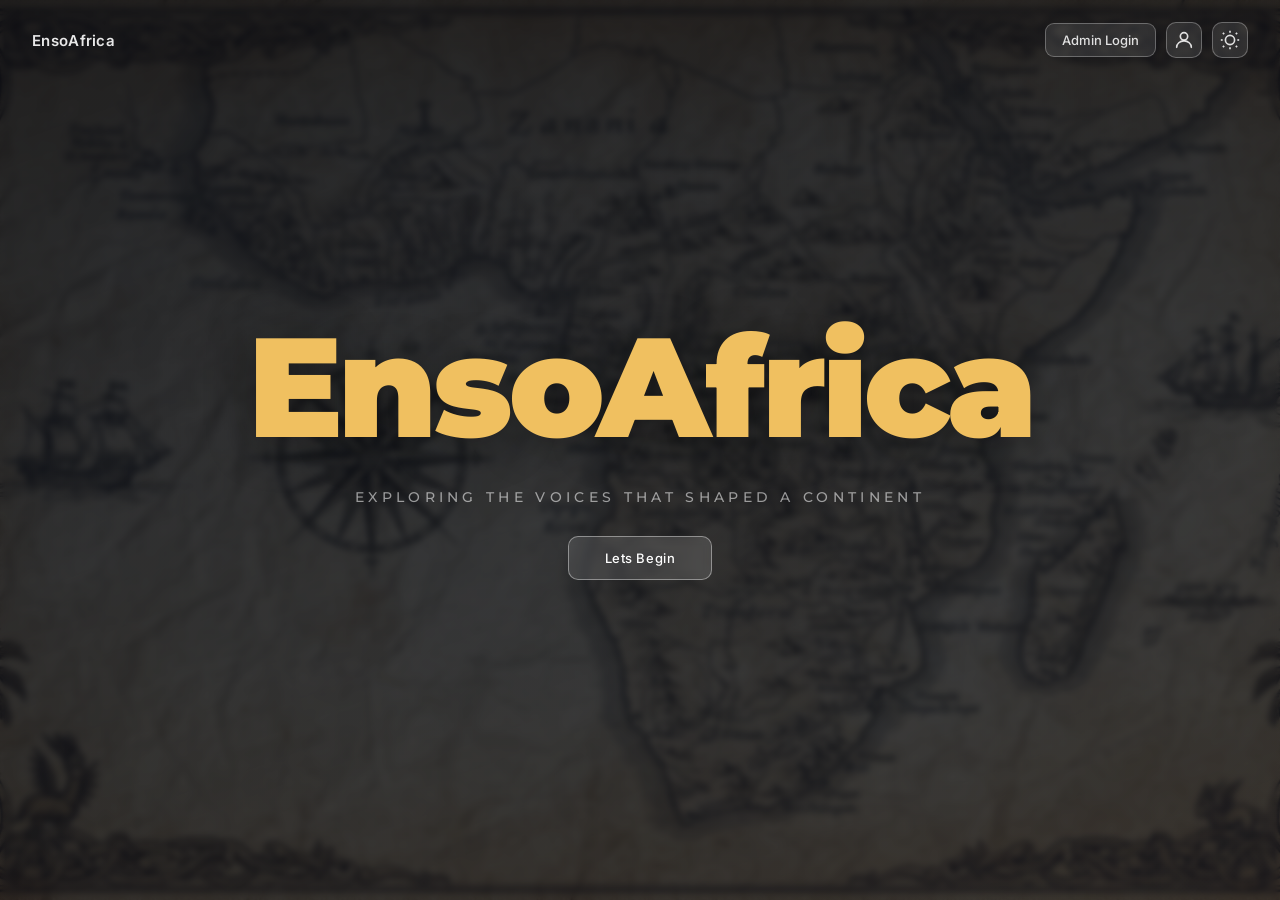
<file: index.html>
<!doctype html>
<html lang="en">
  <head>
    <meta charset="UTF-8" />
    <meta name="viewport" content="width=device-width, initial-scale=1.0" />
    <title>EnsoAfrica</title>
    <link
      href="https://fonts.googleapis.com/css2?family=Montserrat:wght@400;500;700;800;900&family=Inter:wght@300;400;500&display=swap"
      rel="stylesheet"
    />
    <link rel="stylesheet" href="styles/style.css" />
  </head>
  <body>
    <div class="hero">
      <!-- Navbar -->
      <nav class="navbar">
        <div class="nav-logo">EnsoAfrica</div>
        <div class="nav-right">
          <button class="admin-login">Admin Login</button>
          <button class="icon-btn" aria-label="User profile">
            <svg
              xmlns="http://www.w3.org/2000/svg"
              width="22"
              height="22"
              fill="none"
              viewBox="0 0 24 24"
              stroke="currentColor"
              stroke-width="1.8"
            >
              <circle cx="12" cy="8" r="4" />
              <path stroke-linecap="round" d="M4 20c0-4 3.582-7 8-7s8 3 8 7" />
            </svg>
          </button>
          <button class="icon-btn" id="themeToggle" aria-label="Toggle theme">
            <svg
              xmlns="http://www.w3.org/2000/svg"
              width="22"
              height="22"
              fill="none"
              viewBox="0 0 24 24"
              stroke="currentColor"
              stroke-width="1.8"
            >
              <circle cx="12" cy="12" r="5" />
              <line x1="12" y1="2" x2="12" y2="4" />
              <line x1="12" y1="20" x2="12" y2="22" />
              <line x1="4.22" y1="4.22" x2="5.64" y2="5.64" />
              <line x1="18.36" y1="18.36" x2="19.78" y2="19.78" />
              <line x1="2" y1="12" x2="4" y2="12" />
              <line x1="20" y1="12" x2="22" y2="12" />
              <line x1="4.22" y1="19.78" x2="5.64" y2="18.36" />
              <line x1="18.36" y1="5.64" x2="19.78" y2="4.22" />
            </svg>
          </button>
        </div>
      </nav>

      <!-- Hero Content -->
      <div class="hero-content">
        <h1 class="hero-title">EnsoAfrica</h1>
        <p class="hero-sub">Exploring the voices that shaped a continent</p>
        <a href="html/dashboard.html" class="cta-btn">Lets Begin</a>
      </div>
    </div>

    <script src="scripts/theme.js"></script>
    <script src="scripts/index.js"></script>
  </body>
</html>
</file>
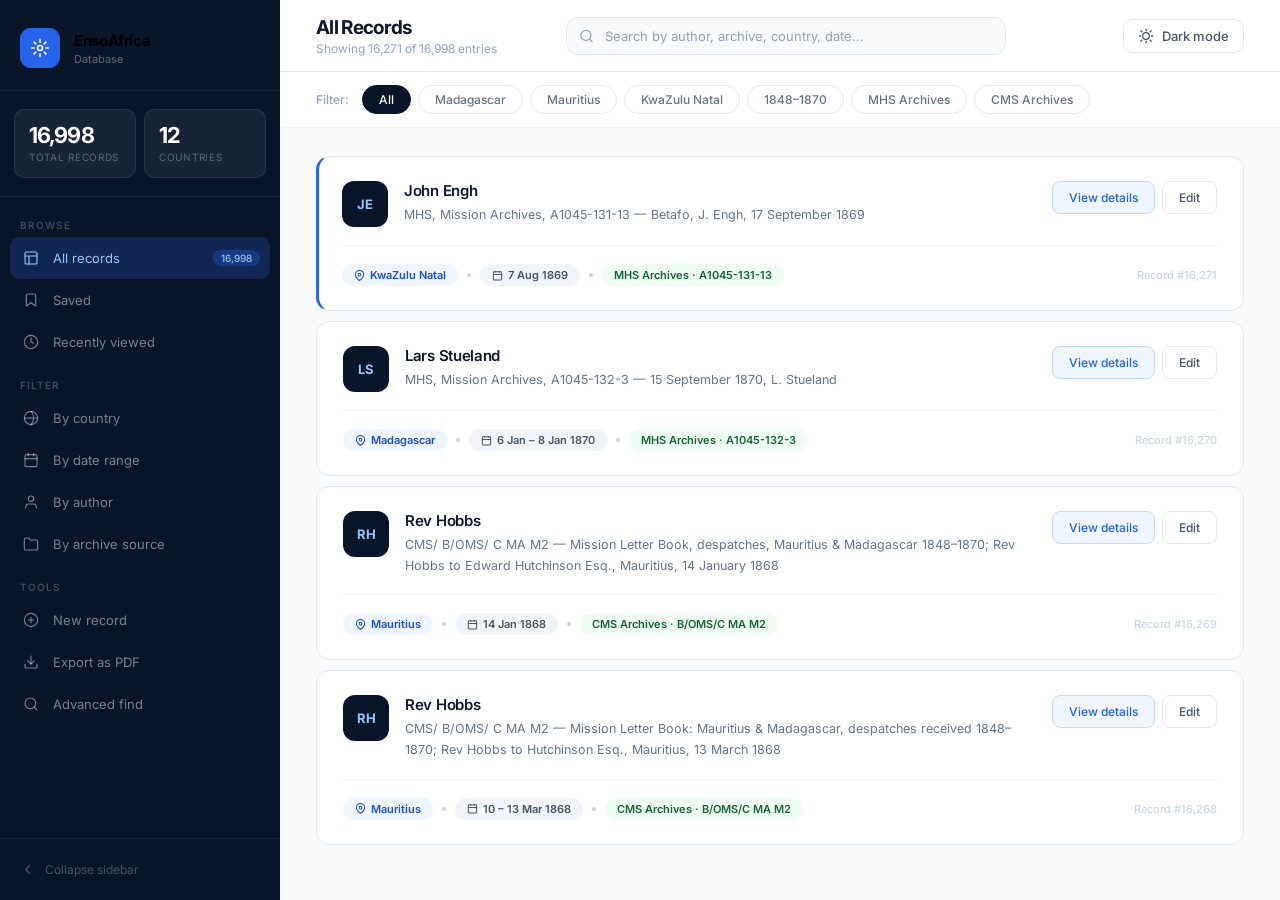
<file: html/dashboard.html>
<!doctype html>
<html lang="en">
  <head>
    <meta charset="UTF-8" />
    <meta name="viewport" content="width=device-width, initial-scale=1.0" />
    <title>EnsoAfrica — Dashboard</title>
    <link
      href="https://fonts.googleapis.com/css2?family=Inter:wght@300;400;500;600;700&display=swap"
      rel="stylesheet"
    />
    <style>
      *,
      *::before,
      *::after {
        box-sizing: border-box;
        margin: 0;
        padding: 0;
      }
      :root {
        --navy: #0a1628;
        --navy2: #112240;
        --navy3: #1a3357;
        --blue: #2563eb;
        --blue2: #3b82f6;
        --blue3: #dbeafe;
        --blue4: #eff6ff;
        --white: #ffffff;
        --g50: #f8fafc;
        --g100: #f1f5f9;
        --g200: #e2e8f0;
        --g300: #cbd5e1;
        --g400: #94a3b8;
        --g500: #64748b;
        --g600: #475569;
        --g700: #334155;
        --ink: #0f172a;
        --green-bg: #f0fdf4;
        --green-tx: #166534;
        --font: "Inter", system-ui, sans-serif;
      }

      /* ── Dark mode overrides ── */
      html[data-theme="dark"] {
        --white: #1e293b;
        --g50: #0f172a;
        --g100: #1e293b;
        --g200: #334155;
        --g300: #475569;
        --g400: #64748b;
        --g500: #94a3b8;
        --g600: #cbd5e1;
        --g700: #e2e8f0;
        --ink: #f1f5f9;
        --blue4: #1e3a5f;
        --green-bg: #052e16;
        --green-tx: #4ade80;
      }

      html,
      body {
        height: 100%;
        overflow: hidden;
      }

      .shell {
        display: flex;
        width: 100vw;
        height: 100vh;
        font-family: var(--font);
        background: var(--g50);
      }

      /* ── SIDEBAR ── */
      .side {
        width: 280px;
        min-width: 280px;
        background: var(--navy);
        display: flex;
        flex-direction: column;
      }
      .s-top {
        padding: 28px 20px 22px;
        border-bottom: 1px solid rgba(255, 255, 255, 0.07);
        display: flex;
        align-items: center;
        gap: 14px;
      }
      .s-mark {
        width: 40px;
        height: 40px;
        min-width: 40px;
        background: var(--blue);
        border-radius: 11px;
        display: flex;
        align-items: center;
        justify-content: center;
      }
      .s-mark svg {
        width: 20px;
        height: 20px;
        stroke: #fff;
        fill: none;
        stroke-width: 2;
        stroke-linecap: round;
        stroke-linejoin: round;
      }
      .s-name {
        font-size: 15px;
        font-weight: 700;
        color: #fff;
        letter-spacing: -0.025em;
      }
      .s-name-link {
        color: inherit;
        text-decoration: none;
      }
      .s-name-link:visited,
      .s-name-link:hover,
      .s-name-link:active {
        color: #fff;
      }
      .s-name-link:hover {
        text-decoration: underline;
        text-underline-offset: 3px;
      }
      .s-sub {
        font-size: 11px;
        color: rgba(255, 255, 255, 0.35);
        margin-top: 2px;
      }

      .s-kpi {
        display: flex;
        gap: 8px;
        padding: 18px 14px;
        border-bottom: 1px solid rgba(255, 255, 255, 0.06);
      }
      .kpi {
        flex: 1;
        background: rgba(255, 255, 255, 0.06);
        border: 1px solid rgba(255, 255, 255, 0.08);
        border-radius: 10px;
        padding: 14px;
      }
      .kpi-n {
        font-size: 22px;
        font-weight: 700;
        color: #fff;
        letter-spacing: -0.04em;
        line-height: 1;
      }
      .kpi-l {
        font-size: 10px;
        color: rgba(255, 255, 255, 0.3);
        margin-top: 5px;
        text-transform: uppercase;
        letter-spacing: 0.07em;
      }

      .s-nav {
        padding: 14px 10px;
        flex: 1;
        overflow-y: auto;
      }
      .grp {
        margin-bottom: 8px;
      }
      .grp-lbl {
        font-size: 10px;
        font-weight: 600;
        color: rgba(255, 255, 255, 0.22);
        text-transform: uppercase;
        letter-spacing: 0.09em;
        padding: 8px 10px 6px;
      }
      .ni {
        display: flex;
        align-items: center;
        gap: 11px;
        padding: 10px 10px;
        border-radius: 9px;
        background: none;
        border: none;
        width: 100%;
        text-align: left;
        color: rgba(255, 255, 255, 0.45);
        font-size: 13px;
        font-weight: 400;
        font-family: var(--font);
        cursor: pointer;
      }
      .ni:hover {
        background: rgba(255, 255, 255, 0.08);
        color: rgba(255, 255, 255, 0.85);
      }
      .ni.on {
        background: rgba(37, 99, 235, 0.22);
        color: #93c5fd;
      }
      .ni-i {
        width: 22px;
        height: 22px;
        min-width: 22px;
        display: flex;
        align-items: center;
        justify-content: center;
      }
      .ni-i svg {
        width: 16px;
        height: 16px;
        stroke: currentColor;
        fill: none;
        stroke-width: 1.7;
        stroke-linecap: round;
        stroke-linejoin: round;
      }
      .ni-l {
        flex: 1;
        font-size: 13px;
      }
      .bdg {
        font-size: 10px;
        font-weight: 500;
        background: rgba(255, 255, 255, 0.1);
        color: rgba(255, 255, 255, 0.35);
        padding: 2px 8px;
        border-radius: 20px;
      }
      .ni.on .bdg {
        background: rgba(37, 99, 235, 0.3);
        color: #93c5fd;
      }

      .s-bot {
        padding: 14px 10px;
        border-top: 1px solid rgba(255, 255, 255, 0.06);
      }
      .tog {
        display: flex;
        align-items: center;
        gap: 10px;
        padding: 9px 10px;
        border-radius: 9px;
        border: none;
        background: none;
        cursor: pointer;
        color: rgba(255, 255, 255, 0.25);
        font-size: 12px;
        font-family: var(--font);
        width: 100%;
      }
      .tog:hover {
        background: rgba(255, 255, 255, 0.07);
        color: rgba(255, 255, 255, 0.55);
      }
      .tog svg {
        width: 15px;
        height: 15px;
        stroke: currentColor;
        fill: none;
        stroke-width: 2;
        stroke-linecap: round;
      }

      /* ── MAIN ── */
      .main {
        flex: 1;
        display: flex;
        flex-direction: column;
        min-width: 0;
      }

      .topbar {
        background: var(--white);
        border-bottom: 1px solid var(--g200);
        padding: 0 36px;
        display: flex;
        align-items: center;
        gap: 20px;
        height: 72px;
        flex-shrink: 0;
      }
      .tb-title {
        font-size: 19px;
        font-weight: 700;
        color: var(--ink);
        letter-spacing: -0.035em;
      }
      .tb-sub {
        font-size: 12px;
        color: var(--g400);
        margin-top: 2px;
      }

      .sb {
        flex: 1;
        max-width: 440px;
        margin: 0 auto;
        position: relative;
      }
      .sb input {
        width: 100%;
        padding: 10px 14px 10px 38px;
        border: 1.5px solid var(--g200);
        border-radius: 12px;
        font-size: 13px;
        background: var(--g50);
        color: var(--ink);
        outline: none;
        font-family: var(--font);
      }
      .sb input:focus {
        border-color: var(--blue);
        background: var(--white);
      }
      .sb input::placeholder {
        color: var(--g400);
      }
      .sb svg {
        position: absolute;
        left: 13px;
        top: 50%;
        transform: translateY(-50%);
        width: 15px;
        height: 15px;
        stroke: var(--g400);
        fill: none;
        stroke-width: 2;
        stroke-linecap: round;
      }

      .tb-btns {
        display: flex;
        gap: 8px;
        margin-left: auto;
      }
      .tbtn {
        padding: 9px 18px;
        border-radius: 9px;
        font-size: 13px;
        font-weight: 500;
        cursor: pointer;
        border: 1.5px solid var(--g200);
        background: var(--white);
        color: var(--g600);
        font-family: var(--font);
      }
      .tbtn.p {
        background: var(--navy);
        color: #fff;
        border-color: var(--navy);
      }

      .fbar {
        background: var(--white);
        border-bottom: 1px solid var(--g100);
        padding: 13px 36px;
        display: flex;
        align-items: center;
        gap: 7px;
        flex-shrink: 0;
        flex-wrap: wrap;
      }
      .f-lbl {
        font-size: 12px;
        color: var(--g400);
        font-weight: 500;
        margin-right: 6px;
      }
      .chip {
        padding: 6px 16px;
        border-radius: 20px;
        font-size: 12px;
        font-weight: 500;
        cursor: pointer;
        border: 1.5px solid var(--g200);
        background: none;
        color: var(--g500);
        font-family: var(--font);
      }
      .chip.on {
        background: var(--navy);
        color: #fff;
        border-color: var(--navy);
      }

      .records {
        padding: 28px 36px;
        display: flex;
        flex-direction: column;
        gap: 10px;
        overflow-y: auto;
        flex: 1;
        background: var(--g50);
      }

      .rc {
        background: var(--white);
        border: 1.5px solid var(--g200);
        border-radius: 14px;
        padding: 24px 26px;
      }
      .rc.pin {
        border-left: 3px solid var(--blue);
        padding-left: 23px;
      }

      .rc-top {
        display: flex;
        align-items: flex-start;
        gap: 16px;
        margin-bottom: 18px;
      }
      .av {
        width: 46px;
        height: 46px;
        min-width: 46px;
        border-radius: 12px;
        background: var(--navy);
        display: flex;
        align-items: center;
        justify-content: center;
        font-size: 13px;
        font-weight: 700;
        color: #93c5fd;
      }
      .rc-info {
        flex: 1;
        min-width: 0;
      }
      .rc-name {
        font-size: 15px;
        font-weight: 600;
        color: var(--ink);
        letter-spacing: -0.02em;
      }
      .rc-ref {
        font-size: 12.5px;
        color: var(--g500);
        line-height: 1.65;
        margin-top: 5px;
      }
      .rc-ctrls {
        display: flex;
        gap: 7px;
      }
      .sm {
        padding: 8px 16px;
        border-radius: 8px;
        font-size: 12px;
        font-weight: 500;
        cursor: pointer;
        border: 1.5px solid var(--g200);
        background: var(--white);
        color: var(--g600);
        font-family: var(--font);
      }
      .sm.b {
        background: var(--blue4);
        color: var(--blue);
        border-color: #bfdbfe;
      }

      .rc-foot {
        display: flex;
        align-items: center;
        gap: 9px;
        padding-top: 18px;
        border-top: 1px solid var(--g100);
        flex-wrap: wrap;
      }
      .tag {
        display: inline-flex;
        align-items: center;
        gap: 5px;
        font-size: 11px;
        font-weight: 600;
        padding: 4px 12px;
        border-radius: 20px;
      }
      .tag svg {
        width: 11px;
        height: 11px;
        stroke: currentColor;
        fill: none;
        stroke-width: 2.2;
      }
      .t-loc {
        background: var(--blue4);
        color: #1d4ed8;
      }
      .t-date {
        background: var(--g100);
        color: var(--g600);
      }
      .t-arch {
        background: var(--green-bg);
        color: var(--green-tx);
      }
      .dot {
        width: 4px;
        height: 4px;
        border-radius: 50%;
        background: var(--g300);
      }
      .rc-id {
        margin-left: auto;
        font-size: 11px;
        color: var(--g300);
        font-weight: 500;
      }
    </style>
  </head>
  <body>
    <div class="shell">
      <!-- SIDEBAR -->
      <nav class="side">
        <div class="s-top">
          <div class="s-mark">
            <svg viewBox="0 0 24 24">
              <circle cx="12" cy="12" r="3" />
              <path
                d="M12 2v3M12 19v3M2 12h3M19 12h3M4.93 4.93l2.12 2.12M16.95 16.95l2.12 2.12M4.93 19.07l2.12-2.12M16.95 7.05l2.12-2.12"
              />
            </svg>
          </div>
          <div>
            <a class="s-name s-name-link" href="../index.html">EnsoAfrica</a>
            <div class="s-sub">Database</div>
          </div>
        </div>

        <div class="s-kpi">
          <div class="kpi">
            <div class="kpi-n">16,998</div>
            <div class="kpi-l">Total records</div>
          </div>
          <div class="kpi">
            <div class="kpi-n">12</div>
            <div class="kpi-l">Countries</div>
          </div>
        </div>

        <div class="s-nav">
          <div class="grp">
            <div class="grp-lbl">Browse</div>
            <button class="ni on">
              <span class="ni-i"
                ><svg viewBox="0 0 24 24">
                  <rect x="3" y="3" width="18" height="18" rx="2" />
                  <path d="M3 9h18M9 21V9" /></svg
              ></span>
              <span class="ni-l">All records</span>
              <span class="bdg">16,998</span>
            </button>
            <button class="ni">
              <span class="ni-i"
                ><svg viewBox="0 0 24 24">
                  <path
                    d="M19 21l-7-5-7 5V5a2 2 0 0 1 2-2h10a2 2 0 0 1 2 2z"
                  /></svg
              ></span>
              <span class="ni-l">Saved</span>
            </button>
            <button class="ni">
              <span class="ni-i"
                ><svg viewBox="0 0 24 24">
                  <circle cx="12" cy="12" r="10" />
                  <path d="M12 6v6l4 2" /></svg
              ></span>
              <span class="ni-l">Recently viewed</span>
            </button>
          </div>
          <div class="grp">
            <div class="grp-lbl">Filter</div>
            <button class="ni">
              <span class="ni-i"
                ><svg viewBox="0 0 24 24">
                  <circle cx="12" cy="12" r="10" />
                  <path
                    d="M2 12h20M12 2a15.3 15.3 0 0 1 4 10 15.3 15.3 0 0 1-4 10"
                  /></svg
              ></span>
              <span class="ni-l">By country</span>
            </button>
            <button class="ni">
              <span class="ni-i"
                ><svg viewBox="0 0 24 24">
                  <rect x="3" y="4" width="18" height="18" rx="2" />
                  <path d="M3 10h18M16 2v4M8 2v4" /></svg
              ></span>
              <span class="ni-l">By date range</span>
            </button>
            <button class="ni">
              <span class="ni-i"
                ><svg viewBox="0 0 24 24">
                  <path d="M20 21v-2a4 4 0 0 0-4-4H8a4 4 0 0 0-4 4v2" />
                  <circle cx="12" cy="7" r="4" /></svg
              ></span>
              <span class="ni-l">By author</span>
            </button>
            <button class="ni">
              <span class="ni-i"
                ><svg viewBox="0 0 24 24">
                  <path
                    d="M22 19a2 2 0 0 1-2 2H4a2 2 0 0 1-2-2V5a2 2 0 0 1 2-2h5l2 3h9a2 2 0 0 1 2 2z"
                  /></svg
              ></span>
              <span class="ni-l">By archive source</span>
            </button>
          </div>
          <div class="grp">
            <div class="grp-lbl">Tools</div>
            <button class="ni">
              <span class="ni-i"
                ><svg viewBox="0 0 24 24">
                  <circle cx="12" cy="12" r="10" />
                  <path d="M12 8v8M8 12h8" /></svg
              ></span>
              <span class="ni-l">New record</span>
            </button>
            <button class="ni">
              <span class="ni-i"
                ><svg viewBox="0 0 24 24">
                  <path d="M21 15v4a2 2 0 0 1-2 2H5a2 2 0 0 1-2-2v-4" />
                  <polyline points="7 10 12 15 17 10" />
                  <line x1="12" y1="15" x2="12" y2="3" /></svg
              ></span>
              <span class="ni-l">Export as PDF</span>
            </button>
            <button class="ni">
              <span class="ni-i"
                ><svg viewBox="0 0 24 24">
                  <circle cx="11" cy="11" r="8" />
                  <path d="m21 21-4.35-4.35" /></svg
              ></span>
              <span class="ni-l">Advanced find</span>
            </button>
          </div>
        </div>

        <div class="s-bot">
          <button class="tog" id="sidebarToggle">
            <svg id="sidebarIcon" viewBox="0 0 24 24">
              <path d="M15 18l-6-6 6-6" />
            </svg>
            <span class="tog-label">Collapse sidebar</span>
          </button>
        </div>
      </nav>

      <!-- MAIN -->
      <div class="main">
        <div class="topbar">
          <div>
            <div class="tb-title">All Records</div>
            <div class="tb-sub">Showing 16,271 of 16,998 entries</div>
          </div>
          <div class="sb">
            <svg viewBox="0 0 24 24">
              <circle cx="11" cy="11" r="8" />
              <path d="m21 21-4.35-4.35" />
            </svg>
            <input
              type="text"
              placeholder="Search by author, archive, country, date…"
            />
          </div>
          <button
            id="themeToggle"
            style="
              margin-left: auto;
              background: none;
              border: 1.5px solid var(--g200);
              border-radius: 9px;
              padding: 8px 14px;
              cursor: pointer;
              display: flex;
              align-items: center;
              gap: 8px;
              font-size: 13px;
              font-weight: 500;
              color: var(--g600);
              font-family: var(--font);
            "
          >
            <svg
              width="16"
              height="16"
              fill="none"
              viewBox="0 0 24 24"
              stroke="currentColor"
              stroke-width="2"
              stroke-linecap="round"
            >
              <circle cx="12" cy="12" r="5" />
              <line x1="12" y1="2" x2="12" y2="4" />
              <line x1="12" y1="20" x2="12" y2="22" />
              <line x1="4.22" y1="4.22" x2="5.64" y2="5.64" />
              <line x1="18.36" y1="18.36" x2="19.78" y2="19.78" />
              <line x1="2" y1="12" x2="4" y2="12" />
              <line x1="20" y1="12" x2="22" y2="12" />
              <line x1="4.22" y1="19.78" x2="5.64" y2="18.36" />
              <line x1="18.36" y1="5.64" x2="19.78" y2="4.22" />
            </svg>
            <span id="themeLabel">Dark mode</span>
          </button>
        </div>

        <div class="fbar">
          <span class="f-lbl">Filter:</span>
          <button class="chip on">All</button>
          <button class="chip">Madagascar</button>
          <button class="chip">Mauritius</button>
          <button class="chip">KwaZulu Natal</button>
          <button class="chip">1848–1870</button>
          <button class="chip">MHS Archives</button>
          <button class="chip">CMS Archives</button>
        </div>

        <div class="records">
          <div class="rc pin">
            <div class="rc-top">
              <div class="av">JE</div>
              <div class="rc-info">
                <div class="rc-name">John Engh</div>
                <div class="rc-ref">
                  MHS, Mission Archives, A1045-131-13 — Betafo, J. Engh, 17
                  September 1869
                </div>
              </div>
              <div class="rc-ctrls">
                <a
                  href="details.html"
                  class="sm b"
                  style="
                    text-decoration: none;
                    display: inline-flex;
                    align-items: center;
                  "
                  >View details</a
                >
                <button class="sm">Edit</button>
              </div>
            </div>
            <div class="rc-foot">
              <span class="tag t-loc"
                ><svg viewBox="0 0 24 24">
                  <path d="M21 10c0 7-9 13-9 13s-9-6-9-13a9 9 0 0 1 18 0z" />
                  <circle cx="12" cy="10" r="3" /></svg
                >KwaZulu Natal</span
              >
              <span class="dot"></span>
              <span class="tag t-date"
                ><svg viewBox="0 0 24 24">
                  <rect x="3" y="4" width="18" height="18" rx="2" />
                  <path d="M3 10h18M16 2v4M8 2v4" /></svg
                >7 Aug 1869</span
              >
              <span class="dot"></span>
              <span class="tag t-arch">MHS Archives · A1045-131-13</span>
              <span class="rc-id">Record #16,271</span>
            </div>
          </div>

          <div class="rc">
            <div class="rc-top">
              <div class="av">LS</div>
              <div class="rc-info">
                <div class="rc-name">Lars Stueland</div>
                <div class="rc-ref">
                  MHS, Mission Archives, A1045-132-3 — 15 September 1870, L.
                  Stueland
                </div>
              </div>
              <div class="rc-ctrls">
                <a
                  href="details.html"
                  class="sm b"
                  style="
                    text-decoration: none;
                    display: inline-flex;
                    align-items: center;
                  "
                  >View details</a
                >
                <button class="sm">Edit</button>
              </div>
            </div>
            <div class="rc-foot">
              <span class="tag t-loc"
                ><svg viewBox="0 0 24 24">
                  <path d="M21 10c0 7-9 13-9 13s-9-6-9-13a9 9 0 0 1 18 0z" />
                  <circle cx="12" cy="10" r="3" /></svg
                >Madagascar</span
              >
              <span class="dot"></span>
              <span class="tag t-date"
                ><svg viewBox="0 0 24 24">
                  <rect x="3" y="4" width="18" height="18" rx="2" />
                  <path d="M3 10h18M16 2v4M8 2v4" /></svg
                >6 Jan – 8 Jan 1870</span
              >
              <span class="dot"></span>
              <span class="tag t-arch">MHS Archives · A1045-132-3</span>
              <span class="rc-id">Record #16,270</span>
            </div>
          </div>

          <div class="rc">
            <div class="rc-top">
              <div class="av">RH</div>
              <div class="rc-info">
                <div class="rc-name">Rev Hobbs</div>
                <div class="rc-ref">
                  CMS/ B/OMS/ C MA M2 — Mission Letter Book, despatches,
                  Mauritius &amp; Madagascar 1848–1870; Rev Hobbs to Edward
                  Hutchinson Esq., Mauritius, 14 January 1868
                </div>
              </div>
              <div class="rc-ctrls">
                <a
                  href="details.html"
                  class="sm b"
                  style="
                    text-decoration: none;
                    display: inline-flex;
                    align-items: center;
                  "
                  >View details</a
                >
                <button class="sm">Edit</button>
              </div>
            </div>
            <div class="rc-foot">
              <span class="tag t-loc"
                ><svg viewBox="0 0 24 24">
                  <path d="M21 10c0 7-9 13-9 13s-9-6-9-13a9 9 0 0 1 18 0z" />
                  <circle cx="12" cy="10" r="3" /></svg
                >Mauritius</span
              >
              <span class="dot"></span>
              <span class="tag t-date"
                ><svg viewBox="0 0 24 24">
                  <rect x="3" y="4" width="18" height="18" rx="2" />
                  <path d="M3 10h18M16 2v4M8 2v4" /></svg
                >14 Jan 1868</span
              >
              <span class="dot"></span>
              <span class="tag t-arch">CMS Archives · B/OMS/C MA M2</span>
              <span class="rc-id">Record #16,269</span>
            </div>
          </div>

          <div class="rc">
            <div class="rc-top">
              <div class="av">RH</div>
              <div class="rc-info">
                <div class="rc-name">Rev Hobbs</div>
                <div class="rc-ref">
                  CMS/ B/OMS/ C MA M2 — Mission Letter Book: Mauritius &amp;
                  Madagascar, despatches received 1848–1870; Rev Hobbs to
                  Hutchinson Esq., Mauritius, 13 March 1868
                </div>
              </div>
              <div class="rc-ctrls">
                <a
                  href="details.html"
                  class="sm b"
                  style="
                    text-decoration: none;
                    display: inline-flex;
                    align-items: center;
                  "
                  >View details</a
                >
                <button class="sm">Edit</button>
              </div>
            </div>
            <div class="rc-foot">
              <span class="tag t-loc"
                ><svg viewBox="0 0 24 24">
                  <path d="M21 10c0 7-9 13-9 13s-9-6-9-13a9 9 0 0 1 18 0z" />
                  <circle cx="12" cy="10" r="3" /></svg
                >Mauritius</span
              >
              <span class="dot"></span>
              <span class="tag t-date"
                ><svg viewBox="0 0 24 24">
                  <rect x="3" y="4" width="18" height="18" rx="2" />
                  <path d="M3 10h18M16 2v4M8 2v4" /></svg
                >10 – 13 Mar 1868</span
              >
              <span class="dot"></span>
              <span class="tag t-arch">CMS Archives · B/OMS/C MA M2</span>
              <span class="rc-id">Record #16,268</span>
            </div>
          </div>
        </div>
      </div>
    </div>
    <script src="../scripts/theme.js"></script>
    <script src="../scripts/dashboard.js"></script>
  </body>
</html>
</file>
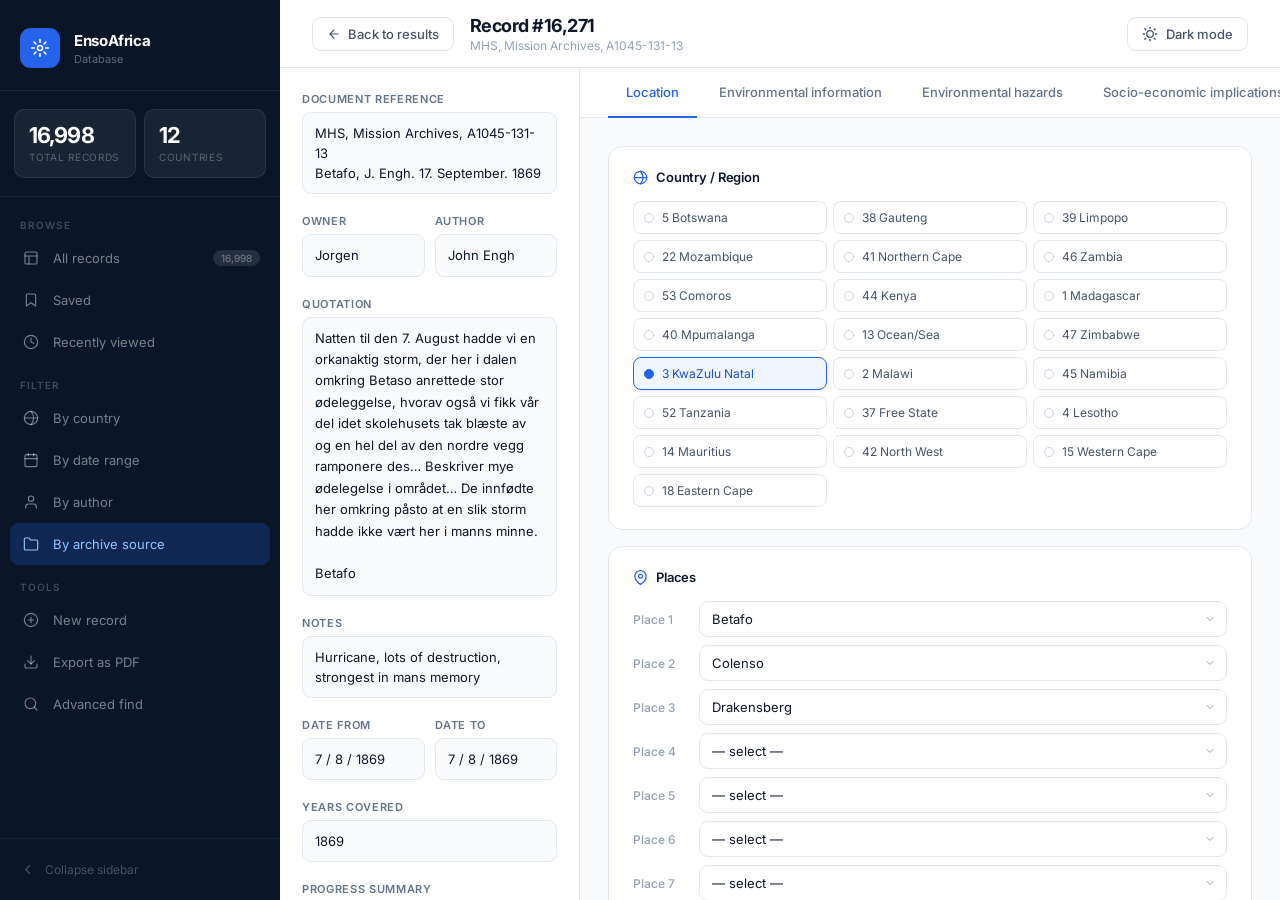
<file: html/details.html>
<!DOCTYPE html>
<html lang="en">
<head>
<meta charset="UTF-8"/>
<meta name="viewport" content="width=device-width, initial-scale=1.0"/>
<title>EnsoAfrica — Record Detail</title>
<link href="https://fonts.googleapis.com/css2?family=Inter:wght@300;400;500;600;700&display=swap" rel="stylesheet"/>
<style>
*,*::before,*::after{box-sizing:border-box;margin:0;padding:0}
:root{
  --navy:#0A1628;--navy2:#112240;
  --blue:#2563EB;--blue4:#EFF6FF;
  --white:#FFFFFF;--g50:#F8FAFC;--g100:#F1F5F9;--g200:#E2E8F0;--g300:#CBD5E1;
  --g400:#94A3B8;--g500:#64748B;--g600:#475569;--g700:#334155;--ink:#0F172A;
  --green-bg:#F0FDF4;--green-tx:#166534;
  --font:'Inter',system-ui,sans-serif;
}

/* ── Dark mode ── */
html[data-theme="dark"] {
  --white:#1e293b;--g50:#0f172a;--g100:#1e293b;--g200:#334155;--g300:#475569;
  --g400:#64748b;--g500:#94a3b8;--g600:#cbd5e1;--g700:#e2e8f0;--ink:#f1f5f9;
  --blue4:#1e3a5f;--green-bg:#052e16;--green-tx:#4ade80;
}
html[data-theme="dark"] .ptag-ev{background:#3b2a00;color:#fcd34d}
html[data-theme="dark"] .ptag-imp{background:#3b0a0a;color:#fca5a5}
html[data-theme="dark"] .tbtn.del{background:#3b0a0a;color:#fca5a5;border-color:#7f1d1d}
html[data-theme="dark"] .c-opt.on{background:#1e3a5f;color:#93c5fd;border-color:#2563eb}

html,body{height:100%;font-family:var(--font);background:var(--g50);}

.shell{display:flex;width:100vw;height:100vh;background:var(--g50);}

/* ── SIDEBAR ── */
.side{width:280px;min-width:280px;background:var(--navy);display:flex;flex-direction:column;transition:width .22s,min-width .22s;overflow:hidden}
.side.slim{width:64px;min-width:64px}
.s-top{padding:28px 20px 22px;border-bottom:1px solid rgba(255,255,255,0.07);display:flex;align-items:center;gap:14px}
.s-mark{width:40px;height:40px;min-width:40px;background:var(--blue);border-radius:11px;display:flex;align-items:center;justify-content:center}
.s-mark svg{width:20px;height:20px;stroke:#fff;fill:none;stroke-width:2;stroke-linecap:round;stroke-linejoin:round}
.s-txt{overflow:hidden}
.s-name{font-size:15px;font-weight:700;color:#fff;white-space:nowrap;letter-spacing:-.025em}
.s-sub{font-size:11px;color:rgba(255,255,255,0.35);white-space:nowrap;margin-top:2px}
.side.slim .s-txt{display:none}
.s-kpi{display:flex;gap:8px;padding:18px 14px;border-bottom:1px solid rgba(255,255,255,0.06)}
.side.slim .s-kpi{display:none}
.kpi{flex:1;background:rgba(255,255,255,0.06);border:1px solid rgba(255,255,255,0.08);border-radius:10px;padding:14px}
.kpi-n{font-size:22px;font-weight:700;color:#fff;letter-spacing:-.04em;line-height:1}
.kpi-l{font-size:10px;color:rgba(255,255,255,0.3);margin-top:5px;text-transform:uppercase;letter-spacing:.07em}
.s-nav{padding:14px 10px;flex:1;overflow-y:auto}
.s-nav::-webkit-scrollbar{display:none}
.grp{margin-bottom:8px}
.grp-lbl{font-size:10px;font-weight:600;color:rgba(255,255,255,0.22);text-transform:uppercase;letter-spacing:.09em;padding:8px 10px 6px;white-space:nowrap}
.side.slim .grp-lbl{opacity:0}
.ni{display:flex;align-items:center;gap:11px;padding:10px 10px;border-radius:9px;cursor:pointer;border:none;background:none;width:100%;text-align:left;color:rgba(255,255,255,0.45);font-size:13px;white-space:nowrap;overflow:hidden;font-family:var(--font);transition:all .12s}
.ni:hover{background:rgba(255,255,255,0.08);color:rgba(255,255,255,0.85)}
.ni.on{background:rgba(37,99,235,0.22);color:#93C5FD}
.ni-i{min-width:22px;width:22px;height:22px;display:flex;align-items:center;justify-content:center;flex-shrink:0}
.ni-i svg{width:16px;height:16px;stroke:currentColor;fill:none;stroke-width:1.7;stroke-linecap:round;stroke-linejoin:round}
.ni-l{flex:1;font-size:13px}
.side.slim .ni-l{display:none}
.bdg{font-size:10px;font-weight:500;background:rgba(255,255,255,0.1);color:rgba(255,255,255,0.35);padding:2px 8px;border-radius:20px}
.side.slim .bdg{display:none}
.s-bot{padding:14px 10px;border-top:1px solid rgba(255,255,255,0.06)}
.tog{display:flex;align-items:center;gap:10px;padding:9px 10px;border-radius:9px;border:none;background:none;cursor:pointer;color:rgba(255,255,255,0.25);font-size:12px;font-family:var(--font);width:100%;transition:all .12s}
.tog:hover{background:rgba(255,255,255,0.07);color:rgba(255,255,255,0.55)}
.tog svg{width:15px;height:15px;stroke:currentColor;fill:none;stroke-width:2;stroke-linecap:round;min-width:15px}
.side.slim .tog-txt{display:none}

/* ── MAIN ── */
.main{flex:1;display:flex;flex-direction:column;min-width:0;overflow:hidden}
.topbar{background:var(--white);border-bottom:1px solid var(--g200);padding:0 32px;display:flex;align-items:center;gap:16px;height:68px;flex-shrink:0}
.back-btn{display:flex;align-items:center;gap:7px;padding:8px 14px;border-radius:9px;border:1.5px solid var(--g200);background:none;color:var(--g600);font-size:13px;font-weight:500;cursor:pointer;font-family:var(--font);white-space:nowrap;transition:all .12s;text-decoration:none}
.back-btn:hover{background:var(--g50)}
.back-btn svg{width:14px;height:14px;stroke:currentColor;fill:none;stroke-width:2;stroke-linecap:round}
.tb-title{font-size:18px;font-weight:700;color:var(--ink);letter-spacing:-.03em}
.tb-sub{font-size:12px;color:var(--g400);margin-top:2px}
.tb-right{margin-left:auto;display:flex;gap:8px;align-items:center}
.tbtn{padding:8px 18px;border-radius:9px;font-size:13px;font-weight:500;cursor:pointer;border:1.5px solid var(--g200);background:var(--white);color:var(--g600);font-family:var(--font);white-space:nowrap;transition:all .12s}
.tbtn:hover{background:var(--g50)}
.tbtn.save{background:var(--navy);color:#fff;border-color:var(--navy)}
.tbtn.save:hover{background:var(--navy2)}
.tbtn.del{background:#FEF2F2;color:#DC2626;border-color:#FECACA}
.tbtn.del:hover{background:#FEE2E2}

/* ── BODY SPLIT ── */
.body{display:flex;flex:1;overflow:hidden}

/* ── LEFT PANEL ── */
.left-panel{width:300px;min-width:300px;background:var(--white);border-right:1px solid var(--g200);display:flex;flex-direction:column;overflow-y:auto;padding:24px 22px;gap:20px}
.left-panel::-webkit-scrollbar{width:4px}
.left-panel::-webkit-scrollbar-thumb{background:var(--g200);border-radius:4px}
.field-group{display:flex;flex-direction:column;gap:6px}
.field-label{font-size:11px;font-weight:600;color:var(--g500);text-transform:uppercase;letter-spacing:.06em}
.field-val{font-size:13px;color:var(--ink);line-height:1.55;background:var(--g50);border:1.5px solid var(--g200);border-radius:9px;padding:10px 12px}
.field-val.textarea{min-height:110px;line-height:1.65}
.field-val.small{min-height:auto}
.field-inline{display:flex;gap:10px}
.field-inline .field-group{flex:1}
.progress-bar-wrap{background:var(--g100);border-radius:20px;height:6px;overflow:hidden;margin-top:4px}
.progress-bar{background:var(--blue);height:100%;border-radius:20px;width:68%}
.progress-label{font-size:11px;color:var(--g500);margin-top:5px}
.tags-row{display:flex;flex-wrap:wrap;gap:6px}
.ptag{display:inline-flex;align-items:center;font-size:11px;font-weight:500;padding:3px 10px;border-radius:20px}
.ptag-loc{background:var(--blue4);color:#1D4ED8}
.ptag-ev{background:#FEF3C7;color:#92400E}
.ptag-imp{background:#FEE2E2;color:#991B1B}
.ptag-se{background:var(--green-bg);color:var(--green-tx)}

/* ── RIGHT PANEL ── */
.right-panel{flex:1;display:flex;flex-direction:column;overflow:hidden}
.tabs{display:flex;background:var(--white);border-bottom:1px solid var(--g200);padding:0 28px;gap:4px;flex-shrink:0}
.tab{padding:16px 18px;font-size:13px;font-weight:500;color:var(--g500);cursor:pointer;border:none;background:none;font-family:var(--font);border-bottom:2px solid transparent;margin-bottom:-1px;transition:all .12s;white-space:nowrap}
.tab:hover{color:var(--g700)}
.tab.on{color:var(--blue);border-bottom-color:var(--blue)}
.tab-content{flex:1;overflow-y:auto;padding:28px;background:var(--g50)}
.tab-content::-webkit-scrollbar{width:4px}
.tab-content::-webkit-scrollbar-thumb{background:var(--g200);border-radius:4px}

/* ── SECTIONS ── */
.section{background:var(--white);border:1.5px solid var(--g200);border-radius:14px;padding:22px 24px;margin-bottom:16px}
.section-title{font-size:13px;font-weight:600;color:var(--ink);letter-spacing:-.01em;margin-bottom:16px;display:flex;align-items:center;gap:8px}
.section-title svg{width:15px;height:15px;stroke:var(--blue);fill:none;stroke-width:2;stroke-linecap:round;stroke-linejoin:round}

/* ── COUNTRY GRID ── */
.country-grid{display:grid;grid-template-columns:repeat(3,1fr);gap:6px}
.c-opt{display:flex;align-items:center;gap:8px;padding:8px 10px;border-radius:8px;border:1.5px solid var(--g200);cursor:pointer;font-size:12px;color:var(--g600);background:none;font-family:var(--font);transition:all .12s;text-align:left}
.c-opt:hover{border-color:var(--g300);background:var(--g50)}
.c-opt.on{border-color:var(--blue);background:var(--blue4);color:#1D4ED8}
.c-dot{width:10px;height:10px;min-width:10px;border-radius:50%;border:1.5px solid var(--g300);flex-shrink:0}
.c-opt.on .c-dot{border-color:var(--blue);background:var(--blue)}

/* ── PLACES ── */
.places-grid{display:flex;flex-direction:column;gap:8px}
.place-row{display:flex;align-items:center;gap:12px}
.place-lbl{font-size:12px;color:var(--g400);font-weight:500;min-width:54px}
.place-sel{flex:1;padding:9px 12px;border:1.5px solid var(--g200);border-radius:9px;font-size:13px;color:var(--ink);background:var(--white);font-family:var(--font);cursor:pointer;appearance:none;background-image:url("data:image/svg+xml,%3Csvg xmlns='http://www.w3.org/2000/svg' width='12' height='12' viewBox='0 0 24 24' fill='none' stroke='%2394A3B8' stroke-width='2' stroke-linecap='round'%3E%3Cpath d='M6 9l6 6 6-6'/%3E%3C/svg%3E");background-repeat:no-repeat;background-position:right 10px center;padding-right:28px}
.place-sel:focus{outline:none;border-color:var(--blue)}

/* ── LAT/LONG ── */
.latlong-grid{display:grid;grid-template-columns:1fr 1fr;gap:12px;margin-bottom:12px}
.ll-field{display:flex;flex-direction:column;gap:6px}
.ll-label{font-size:11px;font-weight:600;color:var(--g500);text-transform:uppercase;letter-spacing:.06em}
.ll-input{padding:9px 12px;border:1.5px solid var(--g200);border-radius:9px;font-size:13px;color:var(--ink);font-family:var(--font);background:var(--white);outline:none;transition:border-color .12s;width:100%}
.ll-input:focus{border-color:var(--blue)}
.approx-row{display:flex;align-items:center;gap:8px;font-size:13px;color:var(--g600)}
.approx-row input[type=checkbox]{width:16px;height:16px;accent-color:var(--blue);cursor:pointer}
.notes-area{width:100%;padding:12px;border:1.5px solid var(--g200);border-radius:9px;font-size:13px;color:var(--ink);font-family:var(--font);resize:none;line-height:1.6;background:var(--white);outline:none;transition:border-color .12s}
.notes-area:focus{border-color:var(--blue)}

/* ── PLACEHOLDER TABS ── */
.placeholder-section{background:var(--white);border:1.5px solid var(--g200);border-radius:14px;padding:40px 32px;margin-bottom:16px;text-align:center}
.placeholder-section p{font-size:13px;color:var(--g400);line-height:1.7;max-width:480px;margin:0 auto}
.placeholder-icon{width:48px;height:48px;background:var(--g100);border-radius:12px;display:flex;align-items:center;justify-content:center;margin:0 auto 16px}
.placeholder-icon svg{width:22px;height:22px;stroke:var(--g400);fill:none;stroke-width:1.7;stroke-linecap:round;stroke-linejoin:round}

/* ── Theme toggle button ── */
#themeToggle{background:none;border:1.5px solid var(--g200);border-radius:9px;padding:8px 14px;cursor:pointer;display:flex;align-items:center;gap:8px;font-size:13px;font-weight:500;color:var(--g600);font-family:var(--font);}
</style>
</head>
<body>
<div class="shell">

  <!-- SIDEBAR -->
  <nav class="side" id="nav">
    <div class="s-top">
      <div class="s-mark">
        <svg viewBox="0 0 24 24"><circle cx="12" cy="12" r="3"/><path d="M12 2v3M12 19v3M2 12h3M19 12h3M4.93 4.93l2.12 2.12M16.95 16.95l2.12 2.12M4.93 19.07l2.12-2.12M16.95 7.05l2.12-2.12"/></svg>
      </div>
      <div class="s-txt">
        <div class="s-name">EnsoAfrica</div>
        <div class="s-sub">Database</div>
      </div>
    </div>

    <div class="s-kpi">
      <div class="kpi"><div class="kpi-n">16,998</div><div class="kpi-l">Total records</div></div>
      <div class="kpi"><div class="kpi-n">12</div><div class="kpi-l">Countries</div></div>
    </div>

    <div class="s-nav">
      <div class="grp">
        <div class="grp-lbl">Browse</div>
        <button class="ni"><span class="ni-i"><svg viewBox="0 0 24 24"><rect x="3" y="3" width="18" height="18" rx="2"/><path d="M3 9h18M9 21V9"/></svg></span><span class="ni-l">All records</span><span class="bdg">16,998</span></button>
        <button class="ni"><span class="ni-i"><svg viewBox="0 0 24 24"><path d="M19 21l-7-5-7 5V5a2 2 0 0 1 2-2h10a2 2 0 0 1 2 2z"/></svg></span><span class="ni-l">Saved</span></button>
        <button class="ni"><span class="ni-i"><svg viewBox="0 0 24 24"><circle cx="12" cy="12" r="10"/><path d="M12 6v6l4 2"/></svg></span><span class="ni-l">Recently viewed</span></button>
      </div>
      <div class="grp">
        <div class="grp-lbl">Filter</div>
        <button class="ni"><span class="ni-i"><svg viewBox="0 0 24 24"><circle cx="12" cy="12" r="10"/><path d="M2 12h20M12 2a15.3 15.3 0 0 1 4 10 15.3 15.3 0 0 1-4 10"/></svg></span><span class="ni-l">By country</span></button>
        <button class="ni"><span class="ni-i"><svg viewBox="0 0 24 24"><rect x="3" y="4" width="18" height="18" rx="2"/><path d="M3 10h18M16 2v4M8 2v4"/></svg></span><span class="ni-l">By date range</span></button>
        <button class="ni"><span class="ni-i"><svg viewBox="0 0 24 24"><path d="M20 21v-2a4 4 0 0 0-4-4H8a4 4 0 0 0-4 4v2"/><circle cx="12" cy="7" r="4"/></svg></span><span class="ni-l">By author</span></button>
        <button class="ni on"><span class="ni-i"><svg viewBox="0 0 24 24"><path d="M22 19a2 2 0 0 1-2 2H4a2 2 0 0 1-2-2V5a2 2 0 0 1 2-2h5l2 3h9a2 2 0 0 1 2 2z"/></svg></span><span class="ni-l">By archive source</span></button>
      </div>
      <div class="grp">
        <div class="grp-lbl">Tools</div>
        <button class="ni"><span class="ni-i"><svg viewBox="0 0 24 24"><circle cx="12" cy="12" r="10"/><path d="M12 8v8M8 12h8"/></svg></span><span class="ni-l">New record</span></button>
        <button class="ni"><span class="ni-i"><svg viewBox="0 0 24 24"><path d="M21 15v4a2 2 0 0 1-2 2H5a2 2 0 0 1-2-2v-4"/><polyline points="7 10 12 15 17 10"/><line x1="12" y1="15" x2="12" y2="3"/></svg></span><span class="ni-l">Export as PDF</span></button>
        <button class="ni"><span class="ni-i"><svg viewBox="0 0 24 24"><circle cx="11" cy="11" r="8"/><path d="m21 21-4.35-4.35"/></svg></span><span class="ni-l">Advanced find</span></button>
      </div>
    </div>

    <div class="s-bot">
      <button class="tog" onclick="toggleNav()">
        <svg id="tsv" viewBox="0 0 24 24"><path d="M15 18l-6-6 6-6"/></svg>
        <span class="tog-txt">Collapse sidebar</span>
      </button>
    </div>
  </nav>

  <!-- MAIN -->
  <div class="main">
    <div class="topbar">
      <a href="dashboard.html" class="back-btn">
        <svg viewBox="0 0 24 24"><path d="M19 12H5M12 5l-7 7 7 7"/></svg>
        Back to results
      </a>
      <div>
        <div class="tb-title">Record #16,271</div>
        <div class="tb-sub">MHS, Mission Archives, A1045-131-13</div>
      </div>
      <div class="tb-right">
        <button id="themeToggle">
          <svg width="16" height="16" fill="none" viewBox="0 0 24 24" stroke="currentColor" stroke-width="2" stroke-linecap="round">
            <circle cx="12" cy="12" r="5"/>
            <line x1="12" y1="2" x2="12" y2="4"/><line x1="12" y1="20" x2="12" y2="22"/>
            <line x1="4.22" y1="4.22" x2="5.64" y2="5.64"/><line x1="18.36" y1="18.36" x2="19.78" y2="19.78"/>
            <line x1="2" y1="12" x2="4" y2="12"/><line x1="20" y1="12" x2="22" y2="12"/>
            <line x1="4.22" y1="19.78" x2="5.64" y2="18.36"/><line x1="18.36" y1="5.64" x2="19.78" y2="4.22"/>
          </svg>
          <span id="themeLabel">Dark mode</span>
        </button>
      </div>
    </div>

    <div class="body">

      <!-- LEFT META PANEL -->
      <div class="left-panel">
        <div class="field-group">
          <div class="field-label">Document reference</div>
          <div class="field-val">MHS, Mission Archives, A1045-131-13<br>Betafo, J. Engh. 17. September. 1869</div>
        </div>
        <div class="field-inline">
          <div class="field-group">
            <div class="field-label">Owner</div>
            <div class="field-val small">Jorgen</div>
          </div>
          <div class="field-group">
            <div class="field-label">Author</div>
            <div class="field-val small">John Engh</div>
          </div>
        </div>
        <div class="field-group">
          <div class="field-label">Quotation</div>
          <div class="field-val textarea">Natten til den 7. August hadde vi en orkanaktig storm, der her i dalen omkring Betaso anrettede stor ødeleggelse, hvorav også vi fikk vår del idet skolehusets tak blæste av og en hel del av den nordre vegg ramponere des… Beskriver mye ødelegelse i området… De innfødte her omkring påsto at en slik storm hadde ikke vært her i manns minne.<br><br>Betafo</div>
        </div>
        <div class="field-group">
          <div class="field-label">Notes</div>
          <div class="field-val small">Hurricane, lots of destruction, strongest in mans memory</div>
        </div>
        <div class="field-inline">
          <div class="field-group">
            <div class="field-label">Date from</div>
            <div class="field-val small">7 / 8 / 1869</div>
          </div>
          <div class="field-group">
            <div class="field-label">Date to</div>
            <div class="field-val small">7 / 8 / 1869</div>
          </div>
        </div>
        <div class="field-group">
          <div class="field-label">Years covered</div>
          <div class="field-val small">1869</div>
        </div>
        <div class="field-group">
          <div class="field-label">Progress summary</div>
          <div class="progress-bar-wrap"><div class="progress-bar"></div></div>
          <div class="progress-label">68% complete</div>
          <div class="tags-row" style="margin-top:10px">
            <span class="ptag ptag-loc">KwaZulu Natal</span>
            <span class="ptag ptag-loc">Betafo</span>
            <span class="ptag ptag-ev">El Wind Force: Severe</span>
            <span class="ptag ptag-ev">Cyclone/Hurricane</span>
            <span class="ptag ptag-imp">Major buildings</span>
            <span class="ptag ptag-se">Landscape change</span>
          </div>
        </div>
      </div>

      <!-- RIGHT TABBED PANEL -->
      <div class="right-panel">
        <div class="tabs">
          <button class="tab on" onclick="switchTab(this,'location')">Location</button>
          <button class="tab" onclick="switchTab(this,'env')">Environmental information</button>
          <button class="tab" onclick="switchTab(this,'hazard')">Environmental hazards</button>
          <button class="tab" onclick="switchTab(this,'socio')">Socio-economic implications</button>
        </div>

        <!-- LOCATION TAB -->
        <div class="tab-content" id="tab-location">
          <div class="section">
            <div class="section-title">
              <svg viewBox="0 0 24 24"><circle cx="12" cy="12" r="10"/><path d="M2 12h20M12 2a15.3 15.3 0 0 1 4 10 15.3 15.3 0 0 1-4 10"/></svg>
              Country / Region
            </div>
            <div class="country-grid">
              <button class="c-opt"><span class="c-dot"></span>5 Botswana</button>
              <button class="c-opt"><span class="c-dot"></span>38 Gauteng</button>
              <button class="c-opt"><span class="c-dot"></span>39 Limpopo</button>
              <button class="c-opt"><span class="c-dot"></span>22 Mozambique</button>
              <button class="c-opt"><span class="c-dot"></span>41 Northern Cape</button>
              <button class="c-opt"><span class="c-dot"></span>46 Zambia</button>
              <button class="c-opt"><span class="c-dot"></span>53 Comoros</button>
              <button class="c-opt"><span class="c-dot"></span>44 Kenya</button>
              <button class="c-opt"><span class="c-dot"></span>1 Madagascar</button>
              <button class="c-opt"><span class="c-dot"></span>40 Mpumalanga</button>
              <button class="c-opt"><span class="c-dot"></span>13 Ocean/Sea</button>
              <button class="c-opt"><span class="c-dot"></span>47 Zimbabwe</button>
              <button class="c-opt on"><span class="c-dot"></span>3 KwaZulu Natal</button>
              <button class="c-opt"><span class="c-dot"></span>2 Malawi</button>
              <button class="c-opt"><span class="c-dot"></span>45 Namibia</button>
              <button class="c-opt"><span class="c-dot"></span>52 Tanzania</button>
              <button class="c-opt"><span class="c-dot"></span>37 Free State</button>
              <button class="c-opt"><span class="c-dot"></span>4 Lesotho</button>
              <button class="c-opt"><span class="c-dot"></span>14 Mauritius</button>
              <button class="c-opt"><span class="c-dot"></span>42 North West</button>
              <button class="c-opt"><span class="c-dot"></span>15 Western Cape</button>
              <button class="c-opt"><span class="c-dot"></span>18 Eastern Cape</button>
            </div>
          </div>

          <div class="section">
            <div class="section-title">
              <svg viewBox="0 0 24 24"><path d="M21 10c0 7-9 13-9 13s-9-6-9-13a9 9 0 0 1 18 0z"/><circle cx="12" cy="10" r="3"/></svg>
              Places
            </div>
            <div class="places-grid">
              <div class="place-row"><span class="place-lbl">Place 1</span><select class="place-sel"><option>Betafo</option></select></div>
              <div class="place-row"><span class="place-lbl">Place 2</span><select class="place-sel"><option>Colenso</option></select></div>
              <div class="place-row"><span class="place-lbl">Place 3</span><select class="place-sel"><option>Drakensberg</option></select></div>
              <div class="place-row"><span class="place-lbl">Place 4</span><select class="place-sel"><option value="">— select —</option></select></div>
              <div class="place-row"><span class="place-lbl">Place 5</span><select class="place-sel"><option value="">— select —</option></select></div>
              <div class="place-row"><span class="place-lbl">Place 6</span><select class="place-sel"><option value="">— select —</option></select></div>
              <div class="place-row"><span class="place-lbl">Place 7</span><select class="place-sel"><option value="">— select —</option></select></div>
              <div class="place-row"><span class="place-lbl">Place 8</span><select class="place-sel"><option value="">— select —</option></select></div>
            </div>
            <textarea class="notes-area" rows="3" style="margin-top:12px" placeholder="Additional location notes…"></textarea>
          </div>

          <div class="section">
            <div class="section-title">
              <svg viewBox="0 0 24 24"><circle cx="12" cy="12" r="10"/><path d="M12 8v4l3 3"/></svg>
              Latitude &amp; Longitude
            </div>
            <div class="latlong-grid">
              <div class="ll-field"><div class="ll-label">Latitude</div><input class="ll-input" type="text" placeholder="e.g. -29.8587"/></div>
              <div class="ll-field"><div class="ll-label">Longitude</div><input class="ll-input" type="text" placeholder="e.g. 31.0218"/></div>
            </div>
            <div class="approx-row"><input type="checkbox" id="approx"/><label for="approx">Mark as approximate</label></div>
            <div class="ll-field" style="margin-top:14px">
              <div class="ll-label">Details</div>
              <input class="ll-input" type="text" placeholder="Location details…"/>
            </div>
          </div>
        </div>

        <!-- ENV TAB -->
        <div class="tab-content" id="tab-env" style="display:none">
          <div class="placeholder-section">
            <div class="placeholder-icon"><svg viewBox="0 0 24 24"><path d="M12 2a10 10 0 0 1 10 10c0 5.52-4.48 10-10 10S2 17.52 2 12 6.48 2 12 2z"/><path d="M12 6v6l4 2"/></svg></div>
            <p>Environmental information fields — temperature, rainfall, season, vegetation type, and other ecological context for this record.</p>
          </div>
        </div>

        <!-- HAZARD TAB -->
        <div class="tab-content" id="tab-hazard" style="display:none">
          <div class="placeholder-section">
            <div class="placeholder-icon"><svg viewBox="0 0 24 24"><path d="M10.29 3.86L1.82 18a2 2 0 0 0 1.71 3h16.94a2 2 0 0 0 1.71-3L13.71 3.86a2 2 0 0 0-3.42 0z"/><line x1="12" y1="9" x2="12" y2="13"/><line x1="12" y1="17" x2="12.01" y2="17"/></svg></div>
            <p>Hazard classification fields — wind force, storm type, cyclone category, flood level, drought index, and associated damage indicators.</p>
          </div>
        </div>

        <!-- SOCIO TAB -->
        <div class="tab-content" id="tab-socio" style="display:none">
          <div class="placeholder-section">
            <div class="placeholder-icon"><svg viewBox="0 0 24 24"><path d="M17 21v-2a4 4 0 0 0-4-4H5a4 4 0 0 0-4 4v2"/><circle cx="9" cy="7" r="4"/><path d="M23 21v-2a4 4 0 0 0-3-3.87"/><path d="M16 3.13a4 4 0 0 1 0 7.75"/></svg></div>
            <p>Socio-economic fields — impact on settlements, agricultural effects, infrastructure damage, population responses, and economic consequences.</p>
          </div>
        </div>
      </div>
    </div>
  </div>
</div>

<script src="../scripts/theme.js"></script>
<script src="../scripts/details.js"></script>
</body>
</html>
</file>
<file: styles/style.css>
*, *::before, *::after {
  box-sizing: border-box;
  margin: 0;
  padding: 0;
}

:root {
  --navy: #0a1628;
  --navy2: #112240;
  --blue: #2563eb;
  --white: #ffffff;
  --g50: #f8fafc;
  --g100: #f1f5f9;
  --g200: #e2e8f0;
  --g400: #94a3b8;
  --g600: #475569;
  --ink: #0f172a;
}

[data-theme="dark"] {
  --white: #1e293b;
  --g50: #0f172a;
  --g100: #1e293b;
  --g200: #334155;
  --g400: #64748b;
  --g600: #cbd5e1;
  --ink: #f1f5f9;
}

body {
  font-family: "Inter", system-ui, sans-serif;
  background: var(--g50);
  min-height: 100vh;
  color: var(--ink);
}

/* ── Hero ── */
.hero {
  position: relative;
  width: 100%;
  height: 100vh;
  overflow: hidden;
  background-image: url('../images/Use AI Image Apr 15, 2026, 11_19_09 - Edited.png');
  background-size: cover;
  background-position: center;
  display: flex;
  flex-direction: column;
  align-items: center;
  justify-content: center;
}

/* Blur layer */
.hero::before {
  content: "";
  position: absolute;
  inset: 0;
  backdrop-filter: blur(3px);
  -webkit-backdrop-filter: blur(3px);
  pointer-events: none;
  z-index: 0;
}

/* Dark overlay on top of blur */
.hero::after {
  content: "";
  position: absolute;
  inset: 0;
  background: linear-gradient(
    160deg,
    rgba(4, 10, 22, 0.72) 0%,
    rgba(6, 14, 30, 0.58) 60%,
    rgba(10, 20, 40, 0.5) 100%
  );
  pointer-events: none;
  z-index: 1;
}

/* ── Navbar ── */
.navbar {
  position: absolute;
  top: 0;
  left: 0;
  right: 0;
  display: flex;
  align-items: center;
  justify-content: space-between;
  padding: 22px 32px;
  z-index: 10;
}

.nav-logo {
  font-size: 15px;
  font-weight: 600;
  color: rgba(255, 255, 255, 0.9);
  letter-spacing: 0.02em;
  font-family: "Inter", system-ui, sans-serif;
}

.nav-right {
  display: flex;
  align-items: center;
  gap: 10px;
}

.admin-login {
  padding: 8px 16px;
  border-radius: 9px;
  border: 1px solid rgba(255, 255, 255, 0.28);
  background: rgba(255, 255, 255, 0.1);
  color: rgba(255, 255, 255, 0.85);
  font-size: 13px;
  font-family: "Inter", system-ui, sans-serif;
  font-weight: 500;
  cursor: pointer;
  transition: background 0.15s;
}

.admin-login:hover {
  background: rgba(255, 255, 255, 0.2);
}

.icon-btn {
  background: rgba(255, 255, 255, 0.1);
  border: 1px solid rgba(255, 255, 255, 0.28);
  border-radius: 10px;
  width: 36px;
  height: 36px;
  display: flex;
  align-items: center;
  justify-content: center;
  color: rgba(255, 255, 255, 0.85);
  cursor: pointer;
  transition: background 0.15s;
}

.icon-btn:hover {
  background: rgba(255, 255, 255, 0.2);
}

/* ── Hero Content ── */
.hero-content {
  position: relative;
  z-index: 10;
  display: flex;
  flex-direction: column;
  align-items: center;
  gap: 18px;
  text-align: center;
  padding: 0 24px;
}

.hero-title {
  font-family: 'Montserrat', system-ui, sans-serif;
  font-size: clamp(4rem, 11vw, 9.5rem);
  font-weight: 900;
  color: #f0c060;
  line-height: 0.95;
  letter-spacing: -0.03em;
  text-shadow: 0 4px 48px rgba(0, 0, 0, 0.4);
}

.hero-sub {
  font-family: 'Montserrat', system-ui, sans-serif;
  font-size: clamp(0.7rem, 1.4vw, 0.9rem);
  font-weight: 500;
  color: rgba(255, 255, 255, 0.55);
  letter-spacing: 0.3em;
  text-transform: uppercase;
  margin-top: 16px;
}

/* ── CTA Button ── */
.cta-btn {
  margin-top: 12px;
  background: rgba(255, 255, 255, 0.12);
  color: #fff;
  border: 1.5px solid rgba(255, 255, 255, 0.4);
  border-radius: 10px;
  padding: 13px 36px;
  font-size: 13px;
  font-family: "Inter", system-ui, sans-serif;
  font-weight: 500;
  letter-spacing: 0.04em;
  cursor: pointer;
  text-decoration: none;
  display: inline-block;
  transition: background 0.2s, border-color 0.2s, transform 0.15s;
  backdrop-filter: blur(4px);
}

.cta-btn:hover {
  background: rgba(255, 255, 255, 0.22);
  border-color: rgba(255, 255, 255, 0.65);
  transform: translateY(-2px);
}

.cta-btn:active {
  transform: translateY(0);
}

@media (max-width: 600px) {
  .navbar {
    padding: 16px 20px;
  }

  .admin-login {
    display: none;
  }
}
</file>
